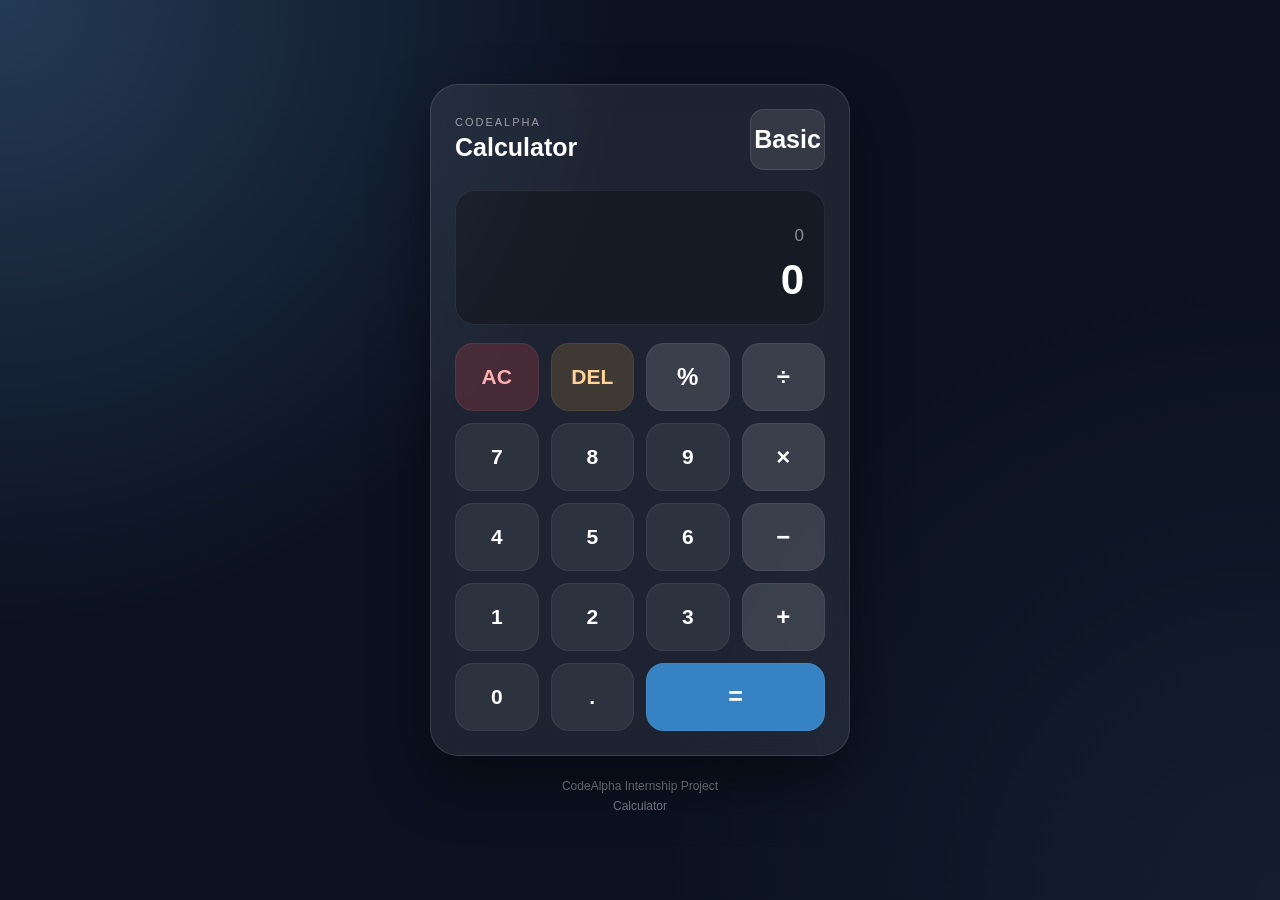
<file: Task-2-Calculator/index.html>
<!DOCTYPE html>
<html lang="en">
<head>
    <meta charset="UTF-8">
    <meta name="viewport" content="width=device-width, initial-scale=1.0">

    <title>Calculator | CodeAlpha</title>

    <link rel="icon" type="image/png" href="assets/images/favicon.png">
    <link rel="stylesheet" href="css/style.css">
</head>

<body>

    <main class="calculator">

        <!-- Calculator Header -->
        <header class="calculator-header">
            <div>
                <p class="small-text">CODEALPHA</p>
                <h1>Calculator</h1>
            </div>

            <div class="calculator-icon">Basic</div>
        </header>


        <!-- Display -->
        <section class="display-section">

            <div id="previousDisplay" class="previous-display">
                0
            </div>

            <div id="currentDisplay" class="current-display">
                0
            </div>

        </section>


        <!-- Calculator Buttons -->
        <section class="buttons">

            <!-- Row 1 -->
            <button class="button clear-btn" data-action="clear">
                AC
            </button>

            <button class="button delete-btn" data-action="delete">
                DEL
            </button>

            <button class="button operator-btn" data-operation="%">
                %
            </button>

            <button class="button operator-btn" data-operation="÷">
                ÷
            </button>


            <!-- Row 2 -->
            <button class="button number-btn" data-number="7">
                7
            </button>

            <button class="button number-btn" data-number="8">
                8
            </button>

            <button class="button number-btn" data-number="9">
                9
            </button>

            <button class="button operator-btn" data-operation="×">
                ×
            </button>


            <!-- Row 3 -->
            <button class="button number-btn" data-number="4">
                4
            </button>

            <button class="button number-btn" data-number="5">
                5
            </button>

            <button class="button number-btn" data-number="6">
                6
            </button>

            <button class="button operator-btn" data-operation="−">
                −
            </button>


            <!-- Row 4 -->
            <button class="button number-btn" data-number="1">
                1
            </button>

            <button class="button number-btn" data-number="2">
                2
            </button>

            <button class="button number-btn" data-number="3">
                3
            </button>

            <button class="button operator-btn" data-operation="+">
                +
            </button>


            <!-- Row 5 -->
            <button class="button number-btn zero-btn" data-number="0">
                0
            </button>

            <button class="button number-btn" data-number=".">
                .
            </button>

            <button class="button equal-btn" data-action="calculate">
                =
            </button>

        </section>

    </main>


    <!-- Footer -->
    <footer class="footer">
        <p>CodeAlpha Internship Project</p>
        <p>Calculator </p>
    </footer>


    <script src="js/script.js"></script>

</body>
</html>
</file>
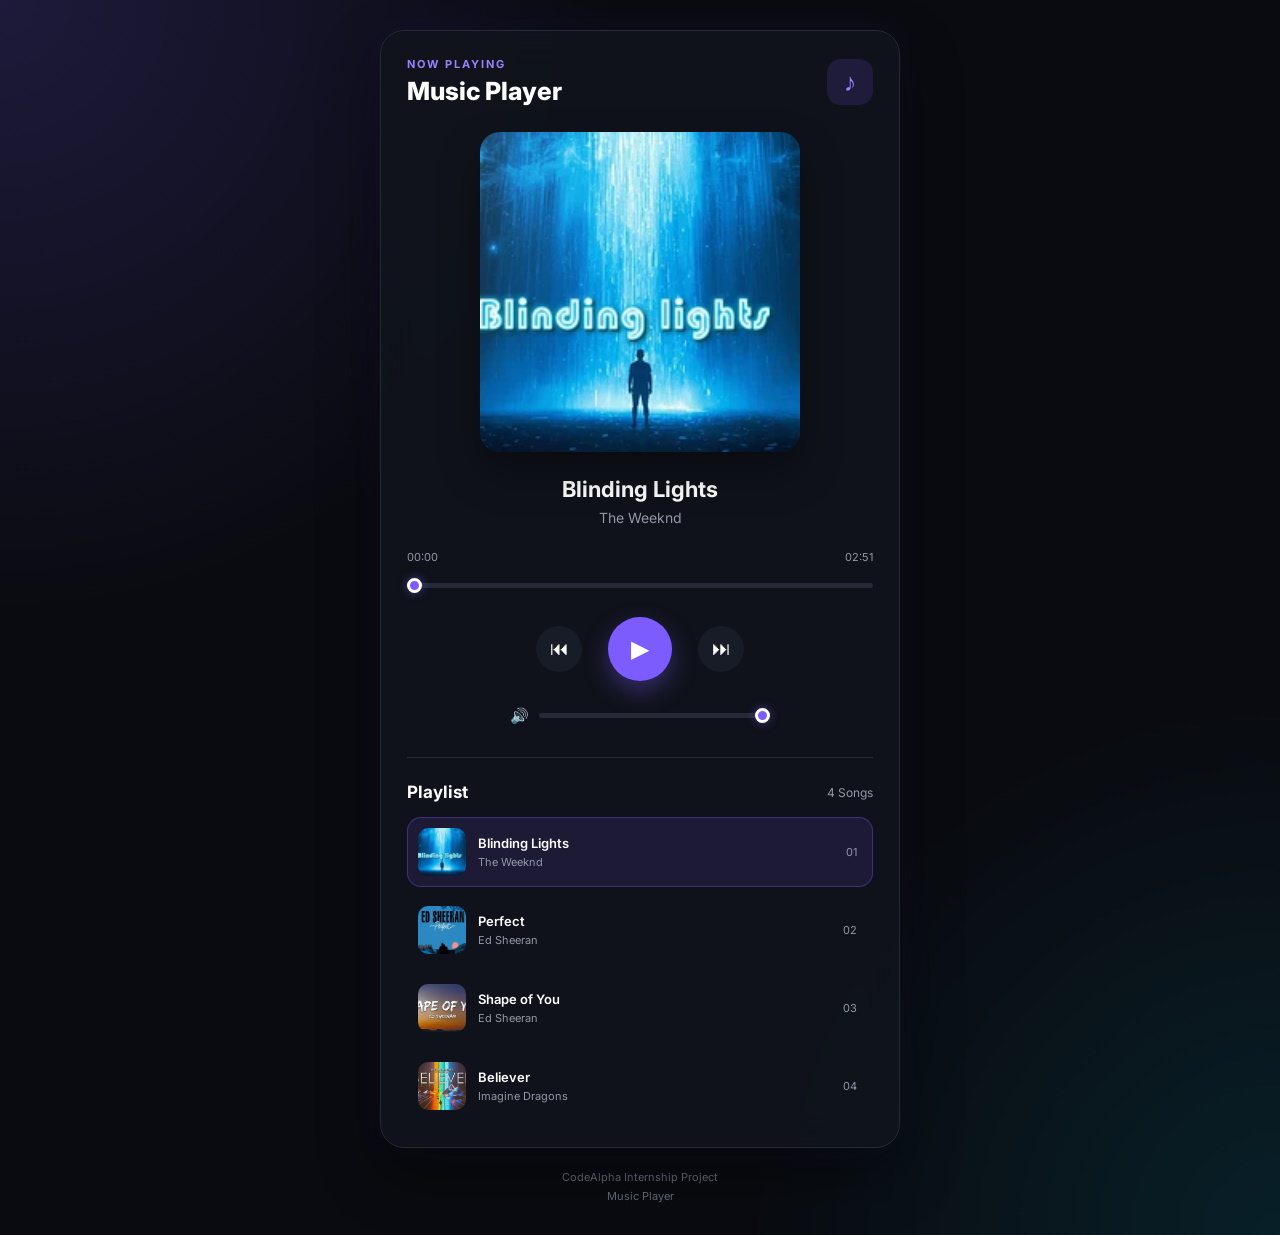
<file: Task-4-MusicPlayer/index.html>
<!DOCTYPE html>
<html lang="en">
<head>
    <meta charset="UTF-8">

    <meta name="viewport" content="width=device-width, initial-scale=1.0">

    <title>Music Player | CodeAlpha</title>


    <link rel="icon" type="image/png" href="assets/images/favicon.png">
    <link rel="stylesheet" href="css/style.css">
</head>

<body>

    <main class="music-player">

        <!-- Player Header -->
        <header class="player-header">
            <div>
                <p class="small-text">NOW PLAYING</p>
                <h1>Music Player</h1>
            </div>

            <div class="music-icon">♪</div>
        </header>


        <!-- Main Player -->
        <section class="player-section">

            <!-- Album Cover -->
            <div class="album-container">
                <img
                    id="albumCover"
                    src="assets/images/song-1.jpg"
                    alt="Album Cover"
                >
            </div>


            <!-- Song Information -->
            <div class="song-info">
                <h2 id="songTitle">Blinding Lights</h2>
                <p id="artistName">The Weeknd</p>
            </div>


            <!-- Progress Section -->
            <div class="progress-section">

                <div class="time-container">
                    <span id="currentTime">00:00</span>
                    <span id="duration">00:00</span>
                </div>

                <input
                    type="range"
                    id="progressBar"
                    min="0"
                    max="100"
                    value="0"
                >

            </div>


            <!-- Player Controls -->
            <div class="player-controls">

                <button
                    id="previousBtn"
                    class="control-btn"
                    aria-label="Previous song"
                >
                    ⏮
                </button>

                <button
                    id="playBtn"
                    class="play-btn"
                    aria-label="Play or pause"
                >
                    ▶
                </button>

                <button
                    id="nextBtn"
                    class="control-btn"
                    aria-label="Next song"
                >
                    ⏭
                </button>

            </div>


            <!-- Volume Control -->
            <div class="volume-section">

                <span class="volume-icon">🔊</span>

                <input
                    type="range"
                    id="volumeBar"
                    min="0"
                    max="1"
                    step="0.01"
                    value="1"
                    aria-label="Volume"
                >

            </div>

        </section>


        <!-- Playlist -->
        <section class="playlist-section">

            <div class="playlist-header">
                <h2>Playlist</h2>
                <span id="playlistCount">4 Songs</span>
            </div>


            <div id="playlist" class="playlist">

                <!-- Song 1 -->
                <div
                    class="playlist-item active"
                    data-index="0"
                >
                    <img
                        src="assets/images/song-1.jpg"
                        alt="Blinding Lights"
                    >

                    <div class="playlist-song-info">
                        <h3>Blinding Lights</h3>
                        <p>The Weeknd</p>
                    </div>

                    <span class="song-number">01</span>
                </div>


                <!-- Song 2 -->
                <div
                    class="playlist-item"
                    data-index="1"
                >
                    <img
                        src="assets/images/song-2.jpg"
                        alt="Perfect"
                    >

                    <div class="playlist-song-info">
                        <h3>Perfect</h3>
                        <p>Ed Sheeran</p>
                    </div>

                    <span class="song-number">02</span>
                </div>


                <!-- Song 3 -->
                <div
                    class="playlist-item"
                    data-index="2"
                >
                    <img
                        src="assets/images/song-3.jpg"
                        alt="Shape of You"
                    >

                    <div class="playlist-song-info">
                        <h3>Shape of You</h3>
                        <p>Ed Sheeran</p>
                    </div>

                    <span class="song-number">03</span>
                </div>


                <!-- Song 4 -->
                <div
                    class="playlist-item"
                    data-index="3"
                >
                    <img
                        src="assets/images/song-4.jpg"
                        alt="Believer"
                    >

                    <div class="playlist-song-info">
                        <h3>Believer</h3>
                        <p>Imagine Dragons</p>
                    </div>

                    <span class="song-number">04</span>
                </div>

            </div>

        </section>


        <!-- Audio Element -->
        <audio id="audioPlayer"></audio>

    </main>


    <!-- Footer -->
    <footer class="footer">
        <p>CodeAlpha Internship Project</p>
        <p>Music Player </p>
    </footer>


    <script src="js/script.js"></script>

</body>
</html>
</file>
<file: Task-2-Calculator/css/style.css>
/* ========================================
   GLOBAL STYLES
======================================== */

* {
    margin: 0;
    padding: 0;
    box-sizing: border-box;
}

body {
    min-height: 100vh;
    display: flex;
    flex-direction: column;
    justify-content: center;
    align-items: center;

    padding: 30px 15px;

    font-family: Arial, sans-serif;

    background:
        radial-gradient(
            circle at top left,
            #243b55,
            transparent 40%
        ),
        radial-gradient(
            circle at bottom right,
            #141e30,
            transparent 40%
        ),
        #0b1120;

    color: #ffffff;
}


/* ========================================
   CALCULATOR
======================================== */

.calculator {
    width: 100%;
    max-width: 420px;

    padding: 24px;

    border-radius: 28px;

    background: rgba(255, 255, 255, 0.08);

    border: 1px solid rgba(255, 255, 255, 0.12);

    box-shadow:
        0 25px 60px rgba(0, 0, 0, 0.45);

    backdrop-filter: blur(15px);
}


/* ========================================
   HEADER
======================================== */

.calculator-header {
    display: flex;
    justify-content: space-between;
    align-items: center;

    margin-bottom: 20px;
}

.small-text {
    font-size: 11px;
    letter-spacing: 2px;

    opacity: 0.55;

    margin-bottom: 5px;
}

.calculator-header h1 {
    font-size: 25px;
    font-weight: 700;
}

.calculator-icon {
    width: 75px;
    height: 61px;

    display: flex;
    justify-content: center;
    align-items: center;

    border-radius: 14px;

    font-size: 25px;
    font-weight: bold;

    background: rgba(255, 255, 255, 0.1);

    border: 1px solid rgba(255, 255, 255, 0.1);
}


/* ========================================
   DISPLAY
======================================== */

.display-section {
    min-height: 135px;

    padding: 20px;

    margin-bottom: 18px;

    display: flex;
    flex-direction: column;
    justify-content: flex-end;
    align-items: flex-end;

    border-radius: 20px;

    background: rgba(0, 0, 0, 0.25);

    border: 1px solid rgba(255, 255, 255, 0.08);

    overflow: hidden;
}

.previous-display {
    min-height: 25px;

    width: 100%;

    text-align: right;

    font-size: 17px;

    color: rgba(255, 255, 255, 0.5);

    overflow: hidden;

    text-overflow: ellipsis;
}

.current-display {
    width: 100%;

    text-align: right;

    font-size: 42px;
    font-weight: 600;

    margin-top: 5px;

    overflow: hidden;

    text-overflow: ellipsis;

    white-space: nowrap;
}


/* ========================================
   BUTTON GRID
======================================== */

.buttons {
    display: grid;

    grid-template-columns: repeat(4, 1fr);

    gap: 12px;
}


/* ========================================
   GENERAL BUTTON
======================================== */

.button {
    height: 68px;

    border: none;

    border-radius: 18px;

    font-size: 21px;
    font-weight: 600;

    color: #ffffff;

    background: rgba(255, 255, 255, 0.09);

    border: 1px solid rgba(255, 255, 255, 0.06);

    cursor: pointer;

    transition:
        transform 0.15s ease,
        background 0.2s ease,
        box-shadow 0.2s ease;
}

.button:hover {
    background: rgba(255, 255, 255, 0.16);

    transform: translateY(-2px);
}

.button:active {
    transform: scale(0.94);
}


/* ========================================
   NUMBER BUTTONS
======================================== */

.number-btn {
    background: rgba(255, 255, 255, 0.07);
}


/* ========================================
   OPERATOR BUTTONS
======================================== */

.operator-btn {
    background: rgba(255, 255, 255, 0.13);

    font-size: 24px;
}

.operator-btn:hover {
    background: rgba(255, 255, 255, 0.2);
}


/* ========================================
   CLEAR BUTTON
======================================== */

.clear-btn {
    background: rgba(255, 80, 80, 0.18);

    color: #ffb0b0;
}

.clear-btn:hover {
    background: rgba(255, 80, 80, 0.28);
}


/* ========================================
   DELETE BUTTON
======================================== */

.delete-btn {
    background: rgba(255, 180, 70, 0.15);

    color: #ffd39a;
}

.delete-btn:hover {
    background: rgba(255, 180, 70, 0.25);
}


/* ========================================
   EQUAL BUTTON
======================================== */

.equal-btn {
    grid-column: span 2;

    background: rgba(62, 158, 236, 0.781);

    font-size: 25px;
}

.equal-btn:hover {
    background: rgba(90, 180, 255, 0.38);
}


/* ========================================
   ZERO BUTTON
======================================== */

.zero-btn {
    grid-column: span 1;
}


/* ========================================
   FOOTER
======================================== */

.footer {
    margin-top: 20px;

    text-align: center;

    font-size: 12px;

    line-height: 1.7;

    color: rgba(255, 255, 255, 0.45);
}


/* ========================================
   ACCESSIBILITY
======================================== */

.button:focus-visible {
    outline: 2px solid rgba(255, 255, 255, 0.7);

    outline-offset: 3px;
}


/* ========================================
   RESPONSIVE DESIGN
======================================== */

@media (max-width: 480px) {

    .calculator {
        padding: 18px;

        border-radius: 24px;
    }

    .button {
        height: 62px;

        border-radius: 16px;

        font-size: 19px;
    }

    .current-display {
        font-size: 36px;
    }

    .buttons {
        gap: 9px;
    }
}


@media (max-width: 360px) {

    body {
        padding: 15px 10px;
    }

    .calculator {
        padding: 15px;
    }

    .button {
        height: 55px;

        border-radius: 14px;

        font-size: 18px;
    }

    .current-display {
        font-size: 31px;
    }

    .display-section {
        min-height: 120px;
    }
}
</file>
<file: Task-4-MusicPlayer/css/style.css>
@import url('https://fonts.googleapis.com/css2?family=Inter:wght@400;500;600;700;800&display=swap');

* {
    margin: 0;
    padding: 0;
    box-sizing: border-box;
}

:root {
    --background: #090b10;
    --card: #11141c;
    --card-light: #181c26;
    --border: #252a36;
    --text: #ffffff;
    --muted: #9298a8;
    --accent: #7c5cff;
    --accent-light: #9a82ff;
}

body {
    min-height: 100vh;
    background:
        radial-gradient(
            circle at top left,
            rgba(124, 92, 255, 0.18),
            transparent 35%
        ),
        radial-gradient(
            circle at bottom right,
            rgba(0, 212, 255, 0.10),
            transparent 30%
        ),
        var(--background);

    color: var(--text);
    font-family: "Inter", sans-serif;

    display: flex;
    flex-direction: column;
    align-items: center;

    padding: 30px 16px;
}


/* ========================================
   MAIN PLAYER
======================================== */

.music-player {
    width: 100%;
    max-width: 520px;
    background: rgba(17, 20, 28, 0.92);

    border: 1px solid var(--border);
    border-radius: 24px;

    padding: 26px;

    box-shadow:
        0 25px 60px rgba(0, 0, 0, 0.45),
        0 0 40px rgba(124, 92, 255, 0.08);

    backdrop-filter: blur(20px);
}


/* ========================================
   HEADER
======================================== */

.player-header {
    display: flex;
    align-items: center;
    justify-content: space-between;

    margin-bottom: 26px;
}

.small-text {
    color: var(--accent-light);
    font-size: 11px;
    font-weight: 700;
    letter-spacing: 2px;
    margin-bottom: 5px;
}

.player-header h1 {
    font-size: 25px;
    font-weight: 800;
}

.music-icon {
    width: 46px;
    height: 46px;

    display: flex;
    align-items: center;
    justify-content: center;

    border-radius: 14px;

    background: rgba(124, 92, 255, 0.14);
    color: var(--accent-light);

    font-size: 25px;
}


/* ========================================
   PLAYER SECTION
======================================== */

.player-section {
    text-align: center;
}


/* ========================================
   ALBUM COVER
======================================== */

.album-container {
    width: min(320px, 80vw);
    aspect-ratio: 1 / 1;

    margin: 0 auto 24px;

    border-radius: 20px;

    overflow: hidden;

    background: var(--card-light);

    box-shadow:
        0 20px 40px rgba(0, 0, 0, 0.35);

    position: relative;
}

.album-container::after {
    content: "";

    position: absolute;
    inset: 0;

    background: linear-gradient(
        135deg,
        rgba(255, 255, 255, 0.10),
        transparent 45%
    );

    pointer-events: none;
}

.album-container img {
    width: 100%;
    height: 100%;

    display: block;

    object-fit: cover;

    transition: transform 0.5s ease;
}

.album-container:hover img {
    transform: scale(1.04);
}


/* ========================================
   SONG INFORMATION
======================================== */

.song-info {
    margin-bottom: 24px;
}

.song-info h2 {
    font-size: 22px;
    font-weight: 700;

    margin-bottom: 7px;
}

.song-info p {
    color: var(--muted);
    font-size: 14px;
}


/* ========================================
   PROGRESS BAR
======================================== */

.progress-section {
    width: 100%;
}

.time-container {
    display: flex;
    justify-content: space-between;

    color: var(--muted);

    font-size: 11px;

    margin-bottom: 8px;
}

#progressBar {
    width: 100%;
}


/* ========================================
   RANGE INPUT
======================================== */

input[type="range"] {
    appearance: none;
    -webkit-appearance: none;

    width: 100%;
    height: 5px;

    background: var(--border);

    border-radius: 10px;

    cursor: pointer;

    outline: none;
}

input[type="range"]::-webkit-slider-thumb {
    appearance: none;
    -webkit-appearance: none;

    width: 15px;
    height: 15px;

    border-radius: 50%;

    background: var(--accent);

    border: 3px solid #ffffff;

    box-shadow: 0 0 10px rgba(124, 92, 255, 0.5);

    cursor: pointer;
}

input[type="range"]::-moz-range-thumb {
    width: 15px;
    height: 15px;

    border-radius: 50%;

    background: var(--accent);

    border: 3px solid #ffffff;

    cursor: pointer;
}


/* ========================================
   PLAYER CONTROLS
======================================== */

.player-controls {
    display: flex;
    align-items: center;
    justify-content: center;

    gap: 26px;

    margin: 25px 0;
}

.control-btn,
.play-btn {
    border: none;

    color: var(--text);

    cursor: pointer;

    display: flex;
    align-items: center;
    justify-content: center;

    transition:
        transform 0.2s ease,
        background 0.2s ease;
}

.control-btn {
    width: 46px;
    height: 46px;

    border-radius: 50%;

    background: var(--card-light);

    font-size: 19px;
}

.play-btn {
    width: 64px;
    height: 64px;

    border-radius: 50%;

    background: var(--accent);

    font-size: 24px;

    box-shadow:
        0 10px 25px rgba(124, 92, 255, 0.35);
}

.control-btn:hover {
    background: #222735;
    transform: scale(1.08);
}

.play-btn:hover {
    background: var(--accent-light);
    transform: scale(1.08);
}

.control-btn:active,
.play-btn:active {
    transform: scale(0.95);
}


/* ========================================
   VOLUME
======================================== */

.volume-section {
    display: flex;
    align-items: center;
    gap: 10px;

    max-width: 260px;

    margin: 0 auto;
}

.volume-icon {
    font-size: 15px;
}

#volumeBar {
    flex: 1;
}


/* ========================================
   PLAYLIST
======================================== */

.playlist-section {
    margin-top: 32px;

    padding-top: 24px;

    border-top: 1px solid var(--border);
}

.playlist-header {
    display: flex;
    align-items: center;
    justify-content: space-between;

    margin-bottom: 15px;
}

.playlist-header h2 {
    font-size: 17px;
}

.playlist-header span {
    color: var(--muted);
    font-size: 12px;
}


/* ========================================
   PLAYLIST ITEM
======================================== */

.playlist {
    display: flex;
    flex-direction: column;
    gap: 8px;
}

.playlist-item {
    display: flex;
    align-items: center;

    gap: 12px;

    padding: 10px;

    border: 1px solid transparent;
    border-radius: 14px;

    cursor: pointer;

    transition:
        background 0.25s ease,
        border-color 0.25s ease,
        transform 0.2s ease;
}

.playlist-item:hover {
    background: var(--card-light);

    transform: translateX(3px);
}

.playlist-item.active {
    background: rgba(124, 92, 255, 0.12);

    border-color: rgba(124, 92, 255, 0.35);
}

.playlist-item img {
    width: 48px;
    height: 48px;

    border-radius: 10px;

    object-fit: cover;

    flex-shrink: 0;
}

.playlist-song-info {
    min-width: 0;

    flex: 1;

    text-align: left;
}

.playlist-song-info h3 {
    font-size: 13px;
    font-weight: 600;

    white-space: nowrap;
    overflow: hidden;
    text-overflow: ellipsis;

    margin-bottom: 4px;
}

.playlist-song-info p {
    color: var(--muted);

    font-size: 11px;

    white-space: nowrap;
    overflow: hidden;
    text-overflow: ellipsis;
}

.song-number {
    color: var(--muted);

    font-size: 11px;

    padding-right: 5px;
}


/* ========================================
   FOOTER
======================================== */

.footer {
    text-align: center;

    color: #676d7d;

    font-size: 11px;

    line-height: 1.7;

    margin-top: 20px;
}


/* ========================================
   FOCUS STATES
======================================== */

button:focus-visible,
input:focus-visible {
    outline: 2px solid var(--accent-light);
    outline-offset: 3px;
}


/* ========================================
   RESPONSIVE DESIGN
======================================== */

@media (max-width: 600px) {

    body {
        padding: 15px 10px;
    }

    .music-player {
        padding: 20px;

        border-radius: 20px;
    }

    .player-header h1 {
        font-size: 22px;
    }

    .album-container {
        width: min(280px, 78vw);

        margin-bottom: 20px;
    }

    .song-info h2 {
        font-size: 19px;
    }

    .player-controls {
        gap: 20px;
    }

    .control-btn {
        width: 43px;
        height: 43px;
    }

    .play-btn {
        width: 58px;
        height: 58px;
    }
}


@media (max-width: 380px) {

    .music-player {
        padding: 16px;
    }

    .album-container {
        width: 72vw;
    }

    .playlist-item {
        padding: 8px;
    }

    .playlist-item img {
        width: 42px;
        height: 42px;
    }

    .player-controls {
        gap: 15px;
    }
}
</file>
